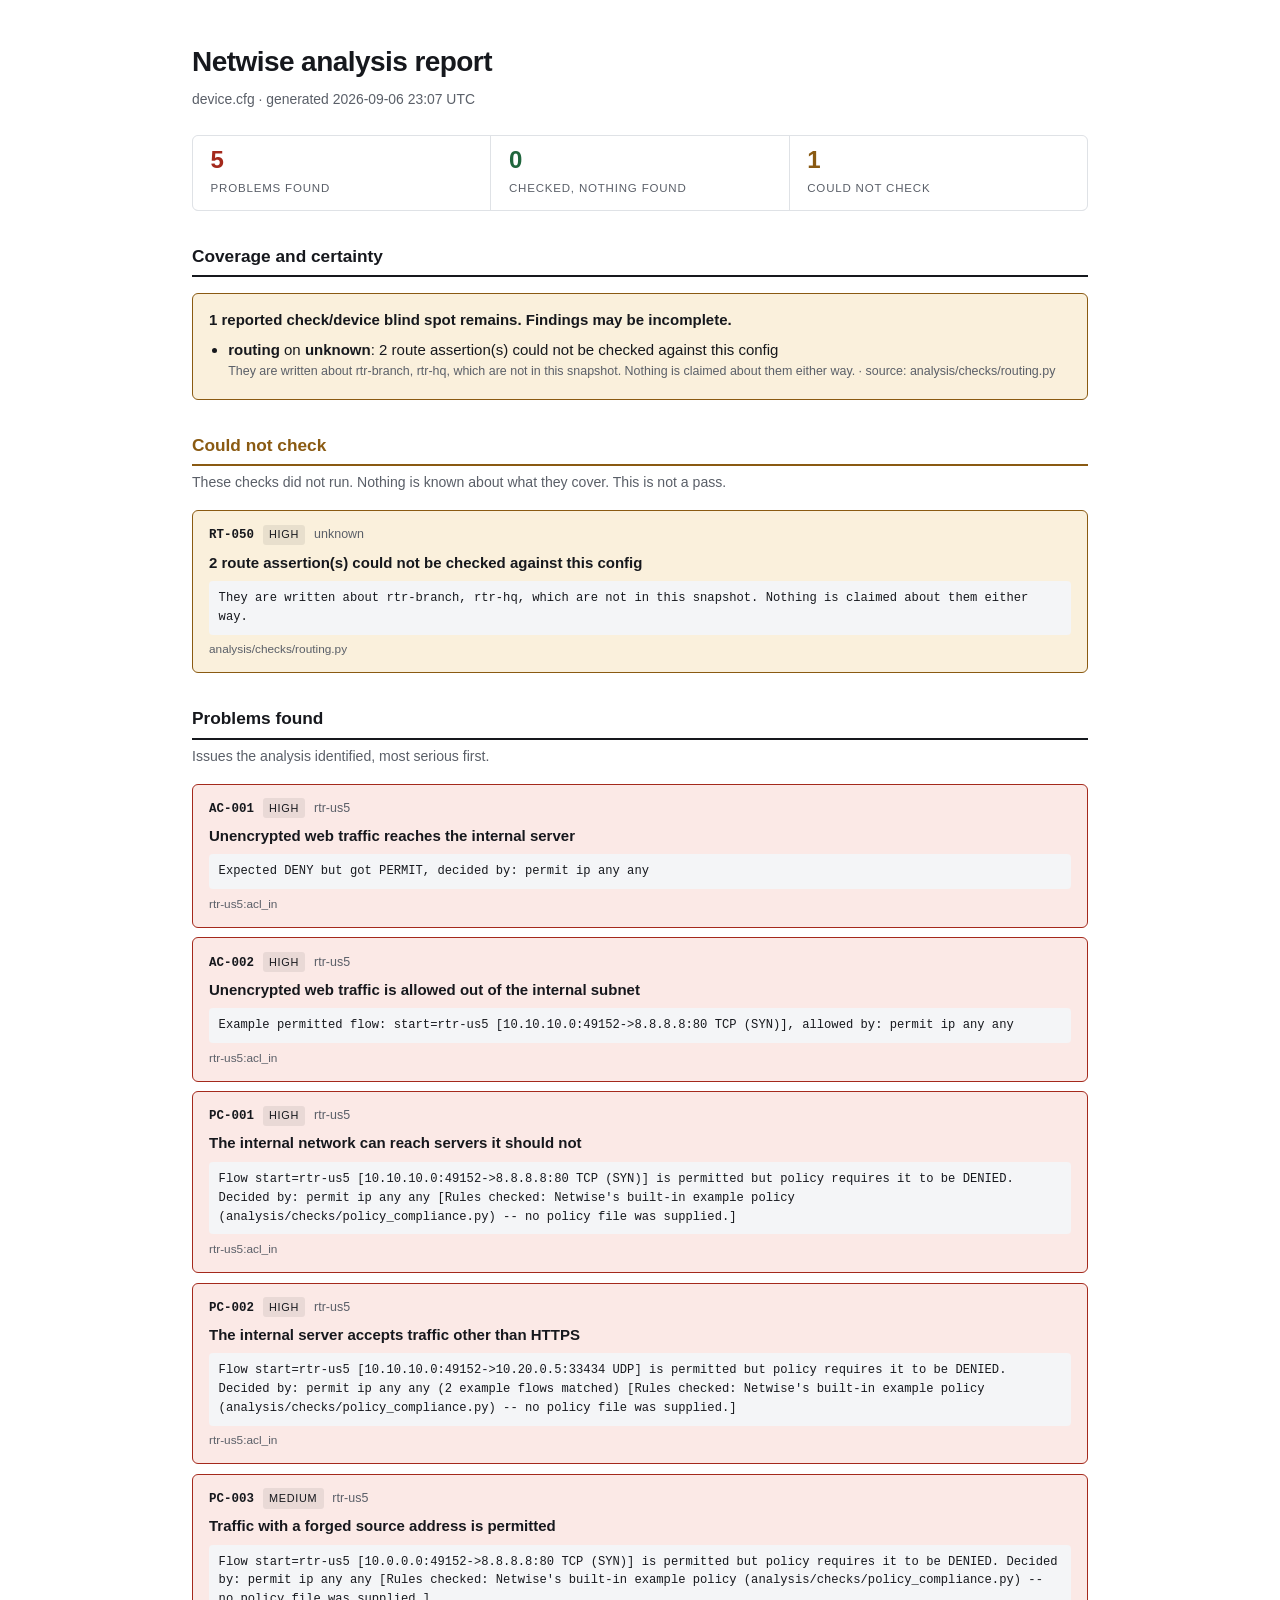
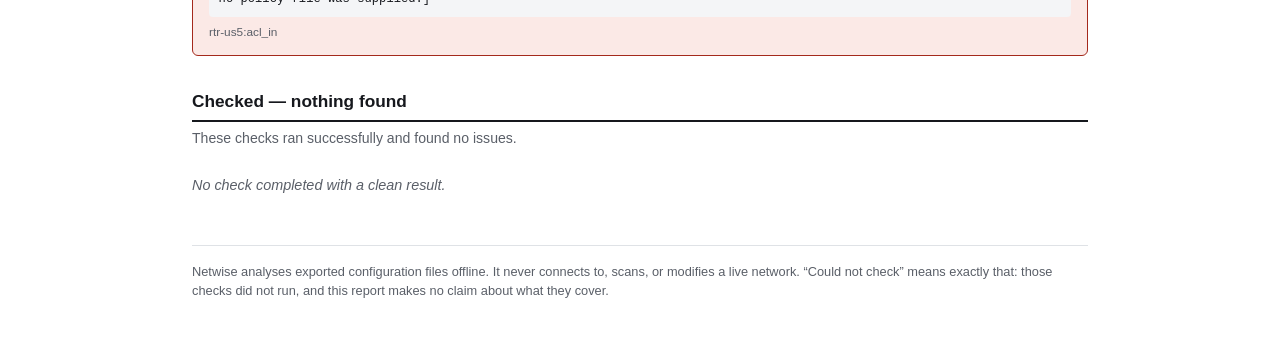
<file: docs/screenshots/netwise-report.html>
<!doctype html>
<html lang="en"><head><meta charset="utf-8"><meta name="viewport" content="width=device-width,initial-scale=1"><title>Netwise report — device.cfg</title><style>
:root{--ink:#16181d;--dim:#5a5f68;--rule:#dfe2e6;--paper:#fff;--sunk:#f4f5f7;
--bad:#a4291c;--bad-b:#fbe9e6;--warn:#8a5a12;--warn-b:#faf0dc;
--good:#20663d;--good-b:#e6f1ea;}
*{box-sizing:border-box}
body{font:15px/1.55 -apple-system,BlinkMacSystemFont,"Segoe UI",Roboto,sans-serif;
color:var(--ink);background:var(--paper);margin:0;padding:2.5rem 1.5rem 4rem}
.wrap{max-width:56rem;margin:0 auto}
h1{font-size:1.75rem;margin:0 0 .35rem;letter-spacing:-.02em}
.meta{color:var(--dim);font-size:.87rem;margin:0 0 1.5rem}
.counts{display:flex;gap:1px;background:var(--rule);border:1px solid var(--rule);
border-radius:6px;overflow:hidden;margin-bottom:1.75rem;flex-wrap:wrap}
.count{background:var(--paper);padding:.75rem 1.1rem;flex:1;min-width:9rem}
.count .n{font-size:1.5rem;font-weight:650;font-variant-numeric:tabular-nums;
line-height:1;display:block;margin-bottom:.2rem}
.count .k{font-size:.72rem;text-transform:uppercase;letter-spacing:.07em;color:var(--dim)}
.count.bad .n{color:var(--bad)}.count.warn .n{color:var(--warn)}
.count.good .n{color:var(--good)}
h2{font-size:1.08rem;margin:2rem 0 .3rem;padding-bottom:.35rem;border-bottom:2px solid var(--ink)}
h2.warn{color:var(--warn);border-color:var(--warn)}
.lede{color:var(--dim);font-size:.88rem;margin:.4rem 0 1rem}
.coverage{border:1px solid var(--rule);border-radius:6px;padding:.85rem 1rem;
margin:1rem 0 1.75rem;background:var(--sunk)}
.coverage.complete{border-color:var(--good);background:var(--good-b)}
.coverage.incomplete{border-color:var(--warn);background:var(--warn-b)}
.coverage .statement{font-weight:650;margin:0 0 .35rem}
.coverage ul{margin:.45rem 0 0;padding-left:1.2rem}
.coverage li{margin:.25rem 0}
.coverage .meta-line{font-size:.78rem;color:var(--dim)}
.f{border:1px solid var(--rule);border-radius:6px;padding:.85rem 1rem;margin-bottom:.6rem;
page-break-inside:avoid}
.f.blind{background:var(--warn-b);border-color:var(--warn)}
.f.found{background:var(--bad-b);border-color:var(--bad)}
.f.clean{background:var(--good-b);border-color:var(--good)}
/* Neither green nor amber: a third claim gets a third, deliberately
   NEUTRAL look, so it cannot be misread as either. */
.f.nothing{background:var(--sunk);border-color:var(--rule)}
.f .claim{font-size:.8rem;font-weight:600;color:var(--dim);margin-top:.45rem}
.f .top{display:flex;gap:.55rem;align-items:baseline;flex-wrap:wrap;margin-bottom:.3rem}
.f .id{font-family:ui-monospace,Consolas,monospace;font-size:.78rem;font-weight:600}
.f .sev{font-size:.68rem;text-transform:uppercase;letter-spacing:.06em;
padding:.1rem .4rem;border-radius:3px;background:rgba(0,0,0,.07)}
.f .dev{font-size:.78rem;color:var(--dim)}
.f .sum{font-weight:600}
.f .det{font-family:ui-monospace,Consolas,monospace;font-size:.76rem;
background:var(--sunk);border-radius:4px;padding:.5rem .6rem;margin-top:.45rem;
white-space:pre-wrap;word-break:break-word}
.f .src{font-size:.74rem;color:var(--dim);margin-top:.35rem}
.none{color:var(--dim);font-style:italic;font-size:.9rem;padding:.5rem 0}
footer{margin-top:2.5rem;padding-top:1rem;border-top:1px solid var(--rule);
color:var(--dim);font-size:.8rem}
@media print{body{padding:0}.f{border-width:1px}}
</style></head><body><div class="wrap"><h1>Netwise analysis report</h1><p class="meta">device.cfg &middot; generated 2026-09-06 23:07 UTC</p><div class="counts"><div class="count bad"><span class="n">5</span><span class="k">problems found</span></div><div class="count good"><span class="n">0</span><span class="k">checked, nothing found</span></div><div class="count warn"><span class="n">1</span><span class="k">could not check</span></div></div><h2>Coverage and certainty</h2><div class="coverage incomplete"><p class="statement">1 reported check/device blind spot remains. Findings may be incomplete.</p><ul><li><strong>routing</strong> on <strong>unknown</strong>: 2 route assertion(s) could not be checked against this config<div class="meta-line">They are written about rtr-branch, rtr-hq, which are not in this snapshot. Nothing is claimed about them either way. · source: analysis/checks/routing.py</div></li></ul></div><h2 class="warn">Could not check</h2><p class="lede">These checks did not run. Nothing is known about what they cover. This is not a pass.</p><div class="f blind"><div class="top"><span class="id">RT-050</span><span class="sev">high</span><span class="dev">unknown</span></div><div class="sum">2 route assertion(s) could not be checked against this config</div><div class="det">They are written about rtr-branch, rtr-hq, which are not in this snapshot. Nothing is claimed about them either way.</div><div class="src">analysis/checks/routing.py</div></div><h2>Problems found</h2><p class="lede">Issues the analysis identified, most serious first.</p><div class="f found"><div class="top"><span class="id">AC-001</span><span class="sev">high</span><span class="dev">rtr-us5</span></div><div class="sum">Unencrypted web traffic reaches the internal server</div><div class="det">Expected DENY but got PERMIT, decided by: permit ip any any</div><div class="src">rtr-us5:acl_in</div></div><div class="f found"><div class="top"><span class="id">AC-002</span><span class="sev">high</span><span class="dev">rtr-us5</span></div><div class="sum">Unencrypted web traffic is allowed out of the internal subnet</div><div class="det">Example permitted flow: start=rtr-us5 [10.10.10.0:49152-&gt;8.8.8.8:80 TCP (SYN)], allowed by: permit ip any any</div><div class="src">rtr-us5:acl_in</div></div><div class="f found"><div class="top"><span class="id">PC-001</span><span class="sev">high</span><span class="dev">rtr-us5</span></div><div class="sum">The internal network can reach servers it should not</div><div class="det">Flow start=rtr-us5 [10.10.10.0:49152-&gt;8.8.8.8:80 TCP (SYN)] is permitted but policy requires it to be DENIED. Decided by: permit ip any any [Rules checked: Netwise&#x27;s built-in example policy (analysis/checks/policy_compliance.py) -- no policy file was supplied.]</div><div class="src">rtr-us5:acl_in</div></div><div class="f found"><div class="top"><span class="id">PC-002</span><span class="sev">high</span><span class="dev">rtr-us5</span></div><div class="sum">The internal server accepts traffic other than HTTPS</div><div class="det">Flow start=rtr-us5 [10.10.10.0:49152-&gt;10.20.0.5:33434 UDP] is permitted but policy requires it to be DENIED. Decided by: permit ip any any (2 example flows matched) [Rules checked: Netwise&#x27;s built-in example policy (analysis/checks/policy_compliance.py) -- no policy file was supplied.]</div><div class="src">rtr-us5:acl_in</div></div><div class="f found"><div class="top"><span class="id">PC-003</span><span class="sev">medium</span><span class="dev">rtr-us5</span></div><div class="sum">Traffic with a forged source address is permitted</div><div class="det">Flow start=rtr-us5 [10.0.0.0:49152-&gt;8.8.8.8:80 TCP (SYN)] is permitted but policy requires it to be DENIED. Decided by: permit ip any any [Rules checked: Netwise&#x27;s built-in example policy (analysis/checks/policy_compliance.py) -- no policy file was supplied.]</div><div class="src">rtr-us5:acl_in</div></div><h2>Checked — nothing found</h2><p class="lede">These checks ran successfully and found no issues.</p><p class="none">No check completed with a clean result.</p><footer>Netwise analyses exported configuration files offline. It never connects to, scans, or modifies a live network. &ldquo;Could not check&rdquo; means exactly that: those checks did not run, and this report makes no claim about what they cover.</footer></div></body></html>
</file>
